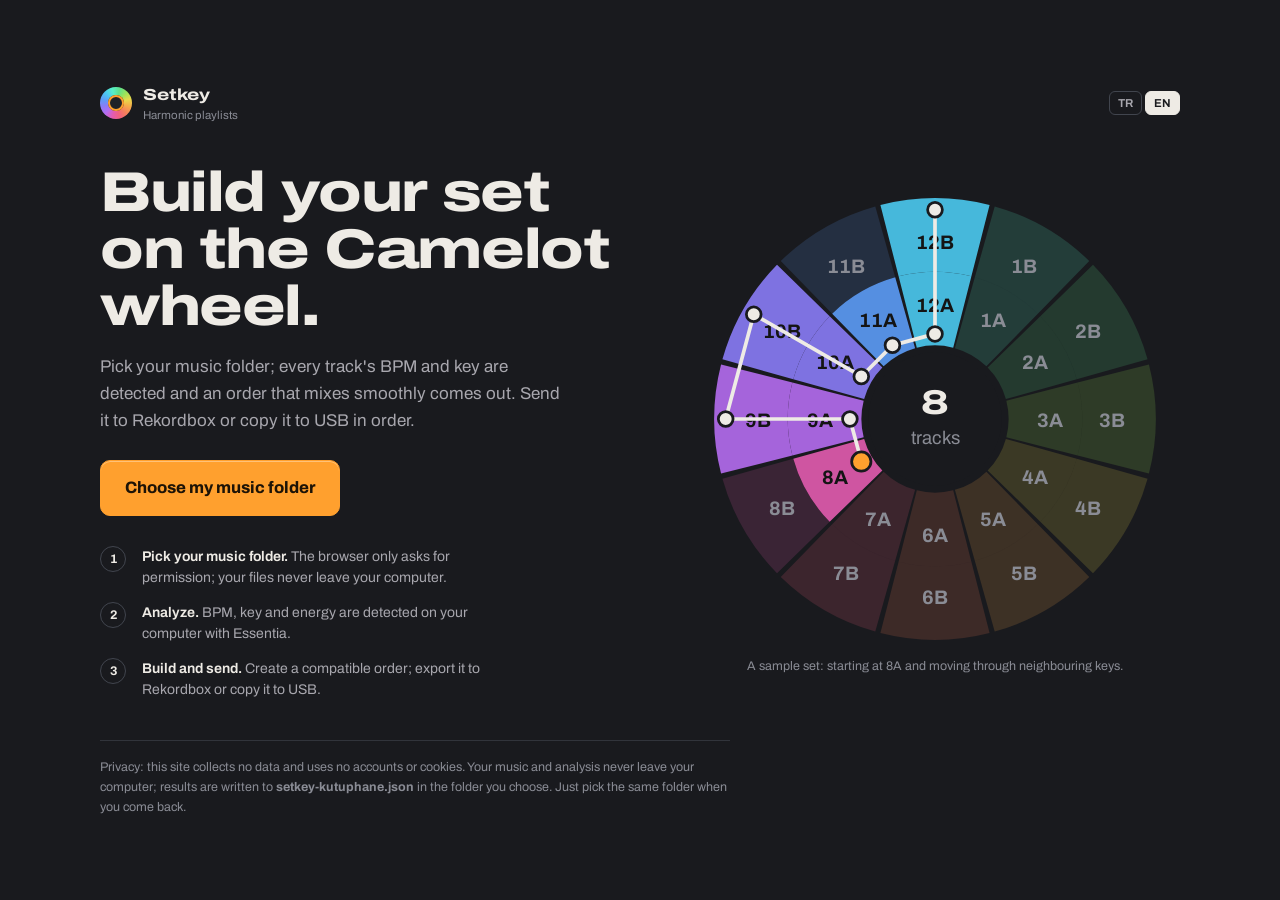
<file: index.html>
<!doctype html>
<html lang="tr">
<head>
<meta charset="utf-8">
<meta name="viewport" content="width=device-width, initial-scale=1">
<title>Setkey — Harmonic playlist builder</title>
<meta name="description" content="Müzik klasörünü analiz et (BPM, ton, Camelot), harmonik playlist oluştur, Rekordbox'a gönder ve USB'ye kopyala. Tamamen tarayıcında çalışır, dosyaların bilgisayarından çıkmaz.">
<link rel="icon" href="data:image/svg+xml,<svg xmlns='http://www.w3.org/2000/svg' viewBox='0 0 32 32'><circle cx='16' cy='16' r='15' fill='%23d4ff3a'/><circle cx='16' cy='16' r='6' fill='%2308090b'/></svg>">
<link rel="preconnect" href="https://fonts.googleapis.com">
<link href="https://fonts.googleapis.com/css2?family=Archivo:wdth,wght@62..125,100..900&display=swap" rel="stylesheet">
<link rel="stylesheet" href="css/style.css">
</head>
<body>

<!-- ════════════ KARŞILAMA ════════════ -->
<div class="welcome" id="welcome">
  <div class="box">
    <div class="topbar">
      <div class="logo" style="padding:0"><div class="logo-mark"></div><div><b>Setkey</b><small data-i18n="tagline">Harmonik playlist</small></div></div>
      <div class="lang" role="group" aria-label="Dil / Language"><button data-lang="tr">TR</button><button data-lang="en">EN</button></div>
    </div>
    <div>
      <h1 data-i18n="w_title">Setini Camelot çarkında kur.</h1>
      <p class="lead" data-i18n="w_lead">Müzik klasörünü seç; her şarkının BPM'i ve tonu bulunur, birbirine uyumlu geçen bir sıra çıkar. Sonucu Rekordbox'a aktarır ya da USB'ye sırasıyla kopyalarsın.</p>
      <div id="w-actions" class="row wrap">
        <button class="btn pri big-btn" id="w-pick" data-i18n="w_pick">Müzik klasörümü seç</button>
        <button class="btn big-btn" id="w-resume" hidden></button>
      </div>
      <div class="unsupported" id="w-unsupported" hidden data-i18n-html="w_unsupported">Bu tarayıcı klasör erişimini desteklemiyor. Lütfen bilgisayarda <b>Google Chrome</b> ya da <b>Microsoft Edge</b> kullan.</div>
      <ol class="steps">
        <li><span class="no">1</span><span><b data-i18n="s1_t">Müzik klasörünü seç.</b> <span data-i18n="s1">Tarayıcı sadece izin ister; dosyalar bilgisayarından çıkmaz.</span></span></li>
        <li><span class="no">2</span><span><b data-i18n="s2_t">Analiz et.</b> <span data-i18n="s2">BPM, ton ve enerji senin bilgisayarında, Essentia ile bulunur.</span></span></li>
        <li><span class="no">3</span><span><b data-i18n="s3_t">Seti kur ve gönder.</b> <span data-i18n="s3">Uyumlu sırayı oluştur; Rekordbox'a aktar ya da USB'ye kopyala.</span></span></li>
      </ol>
    </div>
    <figure class="hero" style="margin:0">
      <svg class="hero-wheel" id="hero-wheel" viewBox="0 0 200 200" role="img" aria-labelledby="hero-cap"></svg>
      <figcaption class="hero-caption" id="hero-cap" data-i18n="hero_cap">Örnek set: 8A'dan başlayıp komşu tonlarla ilerliyor.</figcaption>
    </figure>
    <div class="privacy" data-i18n-html="w_privacy">Gizlilik: Bu site hiçbir veri toplamaz, hesap ya da çerez kullanmaz. Müzik dosyaların ve analiz sonuçların bilgisayarından çıkmaz; sonuçlar seçtiğin klasördeki <b>setkey-kutuphane.json</b> dosyasına yazılır. Geri geldiğinde aynı klasörü seçmen yeterli.</div>
  </div>
</div>

<aside>
  <div class="logo home" id="home-logo" role="button" tabindex="0" data-i18n-title="home_tip" title="Karşılama ekranına dön"><div class="logo-mark"></div><div><b>Setkey</b><small data-i18n="tagline">Harmonik playlist</small></div></div>
  <div class="folder-card">
    <div class="fn">📁 <span id="root-name">—</span></div>
    <div class="fs" id="root-stat"></div>
    <div class="row" style="margin-top:8px;gap:6px">
      <button class="btn sm" id="root-scan" data-i18n="scan_new" title="">⟳ Yeni şarkıları tara</button>
      <button class="btn sm ghost" id="root-change" data-i18n="change">Değiştir</button>
    </div>
  </div>
  <nav id="nav">
    <button data-p="lib"><svg viewBox="0 0 24 24" fill="none" stroke="currentColor" stroke-width="2" stroke-linecap="round"><circle cx="12" cy="12" r="9"/><circle cx="12" cy="12" r="3"/></svg><span data-i18n="nav_lib">Kütüphane</span><span class="badge" id="b-lib" hidden></span></button>
    <button data-p="pl"><svg viewBox="0 0 24 24" fill="none" stroke="currentColor" stroke-width="2" stroke-linecap="round"><path d="M4 6h11M4 12h11M4 18h7M18 8v10m0 0a2 2 0 11-2-2 2 2 0 012 2z"/></svg><span data-i18n="nav_pl">Playlist</span></button>
    <button data-p="cp"><svg viewBox="0 0 24 24" fill="none" stroke="currentColor" stroke-width="2" stroke-linecap="round"><rect x="8" y="3" width="8" height="5" rx="1"/><path d="M6 8h12v10a3 3 0 01-3 3H9a3 3 0 01-3-3z"/></svg><span data-i18n="nav_cp">USB'ye Kopyala</span></button>
    <button data-p="tools"><svg viewBox="0 0 24 24" fill="none" stroke="currentColor" stroke-width="2" stroke-linecap="round"><path d="M14.7 6.3a4 4 0 00-5.4 5.4L3 18l3 3 6.3-6.3a4 4 0 005.4-5.4l-2.6 2.6-2.4-.6-.6-2.4z"/></svg><span data-i18n="nav_tools">Araçlar</span></button>
  </nav>
  <div class="side-foot">
    <div class="side-links">
      <div class="lang" role="group" aria-label="Dil / Language"><button data-lang="tr">TR</button><button data-lang="en">EN</button></div>
      <a href="https://github.com/sacredsan/setkey" id="src-link" target="_blank" rel="noopener" data-i18n="source">Kaynak kodu</a>
      <a href="#" id="about-link" data-i18n="about">Hakkında</a>
    </div>
  </div>
  <audio id="audio" preload="none"></audio>
</aside>

<main>
<!-- ════════════ KÜTÜPHANE ════════════ -->
<section class="page" id="p-lib">
  <div class="ph"><div><h1 data-i18n="nav_lib">Kütüphane</h1><p data-i18n="lib_sub">Klasördeki şarkılar analiz edilir: BPM, ton (Camelot) ve enerji. Analiz edilenler bir daha beklemez.</p></div></div>
  <div class="card">
    <div class="row wrap" style="gap:12px">
      <button class="btn pri" id="lib-go" data-i18n="analyze">Analiz et</button>
      <label class="chk" style="margin-top:0"><input type="checkbox" id="lib-rec" checked> <span data-i18n="subfolders">Alt klasörler dahil</span></label>
      <label class="chk" style="margin-top:0"><input type="checkbox" id="lib-force"> <span data-i18n="reanalyze_all">Hepsini yeniden analiz et</span></label>
      <span class="grow"></span>
      <span class="hint" style="margin:0" id="lib-hint" data-i18n="keep_open">Analiz bu sekmede yapılır; bitene kadar sekmeyi kapatma.</span>
    </div>
    <div id="task-analyze"></div>
  </div>

  <div class="card" style="margin-top:16px" id="rb-card">
    <h3>Rekordbox <span class="pill" id="rb-status" style="text-transform:none;letter-spacing:0">—</span>
      <span class="sp row">
        <button class="btn sm" id="rb-pick" data-i18n="rb_import">XML içe aktar</button>
        <button class="btn sm" id="rb-calib" hidden data-i18n="rb_calib">Ton ayarını kalibre et</button>
        <button class="btn sm pri" id="rb-compare" hidden data-i18n="rb_compare">Analizleri karşılaştır</button>
      </span></h3>
    <div class="cmp" id="rb-sum" hidden style="margin-bottom:10px"></div>
    <div class="hint" style="margin-top:-6px" data-i18n-html="rb_help">Rekordbox'ta <b>Dosya → Koleksiyonu xml formatında dışa aktar</b> de ve dosyayı burada içe aktar. Rekordbox'ın BPM ve tonları kullanılabilir, analizlerimizle karşılaştırılabilir.</div>
    <div class="row wrap" style="gap:18px;margin-top:4px">
      <label class="chk"><input type="checkbox" id="rb-use" checked> <span data-i18n="rb_use">Kütüphanede Rekordbox değerlerini göster</span></label>
      <span class="grow"></span>
      <span style="font-size:12px;color:var(--muted);margin-top:10px" data-i18n="bpm_range" data-i18n-title="bpm_range_tip">BPM aralığım</span>
      <input type="number" id="pref-lo" placeholder="min" style="width:80px;margin-top:10px">
      <input type="number" id="pref-hi" placeholder="max" style="width:80px;margin-top:10px">
      <button class="btn sm" id="pref-save" style="margin-top:10px" data-i18n="apply">Uygula</button>
    </div>
    <div id="rb-result"></div>
  </div>

  <div class="card" style="margin-top:16px">
    <div class="tool">
      <input type="text" id="lib-search" data-i18n-ph="search_ph" placeholder="Ara: şarkı, sanatçı, klasör…">
      <select id="lib-cam" style="max-width:130px"></select>
      <input type="number" id="lib-bmin" placeholder="BPM min" style="max-width:100px">
      <input type="number" id="lib-bmax" placeholder="BPM max" style="max-width:100px">
      <label class="chk" style="margin-top:0"><input type="checkbox" id="lib-low"> <span data-i18n="only_suspect">Sadece şüpheliler</span></label>
      <label class="chk" style="margin-top:0"><input type="checkbox" id="lib-unused"> <span data-i18n="only_unused">Kullanılmamışlar</span></label>
      <button class="btn sm" id="lib-fixfast" hidden></button>
      <span class="grow"></span>
      <span class="pill" id="lib-count"></span>
    </div>
    <div class="tool" id="lib-selbar" hidden>
      <span class="pill"><b id="lib-selc">0</b> <span data-i18n="selected">seçili</span></span>
      <button class="btn sm" id="lib-add" data-i18n="add_to_pl">Playlist'e ekle</button>
      <button class="btn sm" id="lib-start" data-i18n="start_with">Bu şarkıyla başla</button>
      <button class="btn sm" id="lib-half">BPM ½</button>
      <button class="btn sm" id="lib-double">BPM ×2</button>
      <button class="btn sm" id="lib-resetbpm" data-i18n="reset_bpm">BPM'i sıfırla</button>
      <button class="btn sm" id="lib-unuse" data-i18n="unuse">"Kullanıldı" işaretini kaldır</button>
      <button class="btn sm ghost" id="lib-unsel" data-i18n="unselect">Seçimi kaldır</button>
    </div>
    <div class="scroll"><table class="tbl" id="lib-tbl"></table></div>
    <div class="row" id="lib-more-row" style="justify-content:center;margin-top:10px" hidden><button class="btn sm" id="lib-more"></button></div>
    <div class="row" style="margin-top:12px;justify-content:flex-end">
      <button class="btn sm ghost" id="lib-missing" data-i18n="clean_missing">Silinmiş dosyaları temizle</button>
      <button class="btn sm ghost danger" id="lib-clear" data-i18n="reset_lib">Kütüphaneyi sıfırla</button>
    </div>
  </div>
</section>

<!-- ════════════ PLAYLIST ════════════ -->
<section class="page" id="p-pl">
  <div class="ph"><div><h1 data-i18n="nav_pl">Playlist</h1><p data-i18n="pl_sub">Harmonik mix için otomatik sıralama. Sonra sürükleyip bırakarak düzenleyebilirsin.</p></div></div>
  <div class="grid g-side">
    <div class="card" style="align-self:start">
      <h3 data-i18n="create">Oluştur</h3>
      <label class="f" style="margin-top:0" data-i18n="values">Değerler</label>
      <div class="seg" id="pl-src"><button data-v="ours" class="on" data-i18n="src_ours">Bizim analiz</button><button data-v="rb">Rekordbox</button></div>
      <div class="hint" id="src-hint"></div>
      <label class="f" data-i18n="ordering">Sıralama</label>
      <div class="seg" id="pl-mode"><button data-v="smart" class="on" data-i18n="mode_smart">Akıllı</button><button data-v="locked" data-i18n="mode_locked">BPM kilitli</button></div>
      <div class="hint" id="mode-hint"></div>
      <div id="smart-opts">
        <label class="f" data-i18n="energy_flow">Enerji akışı</label>
        <select id="pl-shape">
          <option value="warmup" data-i18n="sh_warmup">Isınma: yavaştan hızlıya</option>
          <option value="peak" data-i18n="sh_peak">Zirve: yüksel, sonda hafif in</option>
          <option value="wave" data-i18n="sh_wave">Dalga: in-çık</option>
          <option value="cooldown" data-i18n="sh_cooldown">Kapanış: hızlıdan yavaşa</option>
          <option value="flat" data-i18n="sh_flat">Sabit</option>
        </select>
        <label class="f" data-i18n="start">Başlangıç</label>
        <select id="pl-start"><option value="slow" data-i18n="st_slow">En yavaş şarkı</option><option value="mid" data-i18n="st_mid">Orta tempo</option><option value="fast" data-i18n="st_fast">En hızlı şarkı</option></select>
        <div id="start-pill" hidden style="margin-top:8px"></div>
      </div>
      <div id="locked-opts" hidden>
        <label class="f"><span data-i18n="band_tol">Bant toleransı</span>: <b id="tol-v" class="mono">2</b> BPM</label>
        <input type="range" id="pl-tol" min="0" max="6" step="0.5" value="2">
        <label class="chk"><input type="checkbox" id="pl-desc"> <span data-i18n="desc">Yüksekten düşüğe</span></label>
      </div>
      <div class="grid" style="grid-template-columns:1fr 1fr;gap:10px">
        <div><label class="f">BPM min</label><input type="number" id="pl-bmin" placeholder="—"></div>
        <div><label class="f">BPM max</label><input type="number" id="pl-bmax" placeholder="—"></div>
      </div>
      <label class="f" data-i18n="count">Şarkı sayısı (boş = hepsi)</label><input type="number" id="pl-len" min="2" placeholder="—">
      <label class="f" data-i18n="only_folder">Sadece bu klasörden</label>
      <select id="pl-folder"></select>
      <label class="chk"><input type="checkbox" id="pl-skipused"> <span data-i18n="skip_used">Daha önce kullanılanları alma</span></label>
      <div class="hint" data-i18n="skip_used_hint">Rekordbox'a gönderdiğin ya da USB'ye kopyaladığın şarkılar "Kullanıldı" olarak işaretlenir.</div>
      <button class="btn pri" id="pl-build" style="width:100%;margin-top:16px" data-i18n="build">Playlist oluştur</button>
      <div class="row" style="margin-top:10px">
        <button class="btn sm grow" id="pl-m3u">M3U</button>
        <button class="btn sm grow" id="pl-csv">CSV</button>
        <button class="btn sm grow" id="pl-rb" data-i18n="to_rb">Rekordbox XML</button>
      </div>
      <button class="btn sm ghost danger" id="pl-empty" style="width:100%;margin-top:8px" data-i18n="empty_pl">Playlist'i boşalt</button>
    </div>
    <div>
      <div class="pl-head">
        <input type="text" id="pl-name" value="Yeni Set">
        <span class="pill" id="pl-srcpill"></span>
      </div>
      <div class="pl-stats">
        <div class="stat score"><svg class="ring" viewBox="0 0 46 46" id="pl-ring"></svg><div><span data-i18n="compat_tr">Uyumlu geçiş</span><b id="pl-score">–</b></div></div>
        <div class="stat"><span data-i18n="tracks_cap">Parça</span><b id="pl-n">0</b></div>
        <div class="stat"><span data-i18n="total_time">Toplam süre</span><b id="pl-dur">0:00</b></div>
        <div class="stat"><span data-i18n="bpm_span">BPM aralığı</span><b id="pl-span">–</b></div>
      </div>
      <div class="viz">
        <div class="card curve"><h3 data-i18n="flow">BPM & enerji akışı</h3><svg id="pl-curve" viewBox="0 0 800 170" preserveAspectRatio="none"></svg></div>
        <div class="card"><h3 data-i18n="wheel">Camelot çarkı</h3><svg id="pl-wheel" viewBox="0 0 200 200"></svg></div>
      </div>
      <div id="pl-list" class="pl-list"></div>
    </div>
  </div>
</section>

<!-- ════════════ KOPYALA ════════════ -->
<section class="page" id="p-cp">
  <div class="ph"><div><h1 data-i18n="nav_cp">USB'ye Kopyala</h1><p data-i18n="cp_sub">Playlist sırasıyla kopyalanır (01 - , 02 - …) ve yanına playlist.m3u yazılır.</p></div></div>
  <div class="grid g2">
    <div class="card">
      <h3 data-i18n="target">Hedef</h3>
      <div class="row"><div class="dest grow" id="cp-dest">—</div><button class="btn" id="cp-pick" data-i18n="choose">Seç</button></div>
      <div class="hint" data-i18n="cp_pick_hint">USB belleği ya da herhangi bir klasörü seç. Tarayıcı bir kez yazma izni ister.</div>
      <label class="f" data-i18n="subfolder">Alt klasör adı (boş = doğrudan hedefe)</label>
      <input type="text" id="cp-sub">
      <label class="chk"><input type="checkbox" id="cp-num" checked> <span data-i18n="numbered">Dosya adlarının başına sıra numarası ekle</span></label>
      <label class="chk"><input type="checkbox" id="cp-m3u" checked> <span data-i18n="write_m3u">playlist.m3u dosyası oluştur</span></label>
      <label class="chk"><input type="checkbox" id="cp-mp3"> <span data-i18n="cp_mp3">WAV'ları MP3'e çevirerek kopyala (320 kbps)</span></label>
    </div>
    <div class="card">
      <h3 data-i18n="summary">Özet</h3>
      <div class="stats" id="cp-sum"></div>
      <button class="btn pri" id="cp-go" style="width:100%;margin-top:16px;padding:13px" data-i18n="start_copy">Kopyalamayı başlat</button>
      <div id="task-copy"></div>
    </div>
  </div>
</section>

<!-- ════════════ ARAÇLAR ════════════ -->
<section class="page" id="p-tools">
  <div class="ph"><div><h1 data-i18n="nav_tools">Araçlar</h1><p data-i18n="tools_sub">Arşiv bakımı. Hiçbir dosya silinmez; kopyalar müzik klasöründeki "_kopyalar" klasörüne taşınır.</p></div></div>
  <div class="card" style="max-width:860px">
    <h3 data-i18n="dup_title">Aynı şarkıları bul</h3>
    <label class="f"><span data-i18n="similarity">Benzerlik eşiği</span>: <b class="mono" id="dup-th-v">85</b>%</label>
    <input type="range" id="dup-th" min="70" max="98" value="85">
    <div class="hint" data-i18n="dup_hint">Düşük = daha çok eşleşme. Birebir aynı dosyalar her zaman bulunur.</div>
    <button class="btn pri" id="dup-go" style="margin-top:12px" data-i18n="scan">Tara</button>
    <div id="task-dup"></div>
    <div id="dup-res"></div>
  </div>
  <div class="card" style="max-width:860px;margin-top:16px">
    <h3>WAV → MP3 <span class="pill" id="wav-count" style="text-transform:none;letter-spacing:0">—</span></h3>
    <div class="hint" data-i18n="wav_hint">Müzik klasöründeki WAV'lar MP3'e çevrilir ve yanına yazılır. WAV dosyaları silinmez. Şarkı adı, sanatçı, BPM ve ton MP3'ün içine yazılır; analiz MP3'e aktarılır, tekrar analiz gerekmez.</div>
    <div class="row wrap" style="margin-top:10px">
      <select id="wav-br" style="max-width:200px"><option value="320" data-i18n="br_320">320 kbps (en iyi)</option><option value="256">256 kbps</option><option value="192">192 kbps</option></select>
      <label class="chk" style="margin-top:0"><input type="checkbox" id="wav-skip" checked> <span data-i18n="wav_skip">MP3'ü zaten olanları atla</span></label>
    </div>
    <button class="btn pri" id="wav-go" style="margin-top:12px" data-i18n="convert">Dönüştür</button>
    <div id="task-wav"></div>
  </div>
</section>
</main>
<!-- Alt çalar çubuğu (CDJ benzeri CUE / PLAY) -->
<div class="deck" id="deck" role="region" aria-label="Player">
  <div class="deck-track"><div class="t" id="pl-t" data-i18n="no_play">Çalan şarkı yok</div><div class="a" id="pl-a" data-i18n="play_hint">Kütüphanede ▶ ile dinle</div></div>
  <div class="deck-ctl">
    <button class="deck-btn cue" id="deck-cue" data-i18n-title="cue_tip" title="CUE: işaret noktasına dön">CUE</button>
    <button class="deck-btn play" id="pl-btn" data-i18n-title="play" title="Çal / duraklat" aria-label="Play / Pause"><svg viewBox="0 0 24 24" fill="currentColor"><path d="M7 4l13 8-13 8z"/></svg></button>
  </div>
  <div class="deck-pos">
    <span class="tm" id="pl-tm">0:00</span>
    <div class="pbar" id="pl-bar" role="slider" aria-label="Position" aria-valuemin="0" aria-valuemax="100" aria-valuenow="0" tabindex="0"><i id="pl-fill" style="width:0"></i><b id="pl-cuemark" hidden></b></div>
    <span class="tm" id="deck-len">0:00</span>
  </div>
  <div class="deck-meta"><span id="deck-key"></span><span class="deck-bpm" id="deck-bpm"></span></div>
</div>
<div id="toasts"></div>
<script type="module" src="js/app.js"></script>
</body>
</html>
</file>
<file: css/style.css>
/* Setkey — "kabin" teması
   Grafit paneller (mikser gövdesi), CUE kehribarı ana eylem, PLAY yeşili uyum,
   ton renkleri Camelot çarkından. Başlıklar cihaz paneli yazısı gibi geniş. */
:root{
  --bg:#191a1e; --s1:#202227; --s2:#272a30; --s3:#30333a; --line:#31343b; --line2:#41454e;
  --text:#eeebe5; --muted:#a8a7ae; --dim:#8a8c95;
  --acc:#ffa02e; --acc-ink:#1d1306; --acc-soft:rgba(255,160,46,.13);
  --good:#5bd27a; --ok:#f2c94c; --bad:#ff6b6b; --info:#6cb4ff;
  --r-panel:12px; --r-ctl:8px; --r-chip:6px;
  --font:"Archivo",system-ui,"Segoe UI",sans-serif;
  --wide:125%;
}
*{box-sizing:border-box}
[hidden]{display:none!important}
html,body{margin:0;height:100%;background:var(--bg);color:var(--text);font-family:var(--font);font-size:14px;line-height:1.45}
body{display:flex;overflow:hidden}
button,input,select,textarea{font:inherit;color:inherit}
.mono,.num,.tm,.pill b,.cam,.n{font-variant-numeric:tabular-nums}
::-webkit-scrollbar{width:10px;height:10px}::-webkit-scrollbar-thumb{background:var(--line2);border-radius:10px;border:2px solid var(--bg)}
:focus-visible{outline:2px solid var(--acc);outline-offset:2px;border-radius:4px}
h1,h2,h3{font-stretch:var(--wide)}

/* ── Kenar çubuğu ── */
aside{width:244px;flex:none;background:var(--s1);border-right:1px solid var(--line);display:flex;flex-direction:column;padding:18px 14px}
.logo{display:flex;align-items:center;gap:11px;padding:4px 6px 18px}
.logo-mark{width:32px;height:32px;border-radius:50%;flex:none;background:conic-gradient(from -15deg,#56f0c8,#5fe08a,#9be35a,#e8d84a,#f6a94a,#f57f5b,#f2617d,#e45bb0,#b56cf0,#8a7cf7,#5d9cf7,#4cc9f0,#56f0c8);position:relative}
.logo-mark:after{content:"";position:absolute;inset:8px;border-radius:50%;background:var(--s1);box-shadow:inset 0 0 0 2px var(--acc)}
.logo b{display:block;font-size:16px;font-weight:750;font-stretch:var(--wide);letter-spacing:-.01em}
.logo small{display:block;color:var(--dim);font-size:11.5px;margin-top:1px}
.folder-card{background:var(--s2);border:1px solid var(--line);border-radius:var(--r-panel);padding:12px;margin-bottom:12px}
.folder-card .fn{font-weight:650;font-size:13.5px;white-space:nowrap;overflow:hidden;text-overflow:ellipsis}
.folder-card .fs{font-size:12px;color:var(--muted);margin-top:2px}
.folder-card .row{flex-wrap:wrap}
nav{display:flex;flex-direction:column;gap:2px}
nav button{display:flex;align-items:center;gap:11px;padding:10px 11px;border:0;background:none;border-radius:var(--r-ctl);color:var(--muted);cursor:pointer;text-align:left;font-weight:550;position:relative}
nav button:hover{background:var(--s2);color:var(--text)}
nav button.on{background:var(--s2);color:var(--text)}
nav button.on:before{content:"";position:absolute;left:-14px;top:8px;bottom:8px;width:3px;border-radius:0 3px 3px 0;background:var(--acc)}
nav svg{width:18px;height:18px;flex:none}
nav .badge{margin-left:auto;font-size:11px;background:var(--s3);color:var(--text);border-radius:20px;padding:1px 8px;font-weight:650;font-variant-numeric:tabular-nums}
.side-foot{margin-top:auto}
.player{background:var(--s2);border:1px solid var(--line);border-radius:var(--r-panel);padding:12px}
.player .t{font-size:13px;font-weight:650;white-space:nowrap;overflow:hidden;text-overflow:ellipsis}
.player .a{font-size:12px;color:var(--muted);white-space:nowrap;overflow:hidden;text-overflow:ellipsis;margin-top:2px}
.player .a span+span{margin-left:8px}
.player .row{display:flex;align-items:center;gap:8px;margin-top:10px}
.pbar{flex:1;height:4px;background:var(--line2);border-radius:4px;cursor:pointer;position:relative}
.pbar i{position:absolute;left:0;top:0;bottom:0;background:var(--good);border-radius:4px}
.player .tm{font-size:11.5px;color:var(--dim)}
.side-links{display:flex;gap:12px;flex-wrap:wrap;align-items:center;font-size:12px;padding:10px 4px 0}
.side-links a{color:var(--dim);text-decoration:none}.side-links a:hover{color:var(--text)}
.lang{display:flex;gap:3px}
.lang button{border:1px solid var(--line2);background:none;color:var(--muted);border-radius:var(--r-chip);padding:3px 8px;font-size:11.5px;cursor:pointer;font-weight:650}
.lang button.on{background:var(--text);color:var(--bg);border-color:var(--text)}

/* ── Ana alan ── */
main{flex:1;overflow:auto;padding:30px 36px 64px}
.page{display:none;max-width:1320px;margin:0 auto}
.page.on{display:block}
.ph{margin-bottom:22px}
.ph h1{margin:0;font-size:30px;font-weight:750;letter-spacing:-.015em;line-height:1.1}
.ph p{margin:6px 0 0;color:var(--muted);max-width:70ch}
.grid{display:grid;gap:16px}
.g2{grid-template-columns:1fr 1fr}
.g-side{grid-template-columns:330px minmax(0,1fr)}
.card{background:var(--s1);border:1px solid var(--line);border-radius:var(--r-panel);padding:18px}
.card h3{margin:0 0 14px;font-size:15px;font-weight:700;color:var(--text);display:flex;align-items:center;gap:10px;flex-wrap:wrap}
.card h3 .sp{margin-left:auto}
label.f{display:block;font-size:12.5px;color:var(--muted);margin:13px 0 6px;font-weight:550}
input[type=text],input[type=number],select,textarea{width:100%;background:var(--s2);border:1px solid var(--line2);border-radius:var(--r-ctl);padding:10px 12px;outline:none;transition:border-color .15s}
input:focus,select:focus,textarea:focus{border-color:var(--acc)}
.btn{display:inline-flex;align-items:center;justify-content:center;gap:8px;border:1px solid var(--line2);background:var(--s2);border-radius:var(--r-ctl);padding:9px 14px;cursor:pointer;font-weight:600;white-space:nowrap;transition:border-color .15s,background .15s}
.btn:hover{border-color:var(--dim);background:var(--s3)}
.btn:disabled{opacity:.45;cursor:not-allowed}
.btn.pri{background:var(--acc);border-color:var(--acc);color:var(--acc-ink);font-weight:750;box-shadow:inset 0 1px 0 rgba(255,255,255,.35)}
.btn.pri:hover{background:#ffb04f;border-color:#ffb04f}
.btn.ghost{background:none;border-color:transparent;color:var(--muted)}
.btn.ghost:hover{color:var(--text);background:var(--s2)}
.btn.sm{padding:6px 11px;font-size:13px}
.btn.danger:hover{border-color:var(--bad);color:var(--bad)}
.row{display:flex;gap:10px;align-items:center}
.row.wrap{flex-wrap:wrap}
.grow{flex:1}
.seg{display:flex;background:var(--s2);border:1px solid var(--line2);border-radius:var(--r-ctl);padding:3px}
.seg button{flex:1;border:0;background:none;border-radius:6px;padding:8px 10px;cursor:pointer;color:var(--muted);font-weight:600}
.seg button.on{background:var(--s3);color:var(--text);box-shadow:inset 0 0 0 1px var(--line2)}
.chk{display:flex;align-items:center;gap:8px;cursor:pointer;color:var(--muted);font-size:13.5px;margin-top:10px;user-select:none}
.chk input{accent-color:var(--acc);width:16px;height:16px}
input[type=range]{width:100%;accent-color:var(--acc)}
.hint{font-size:12.5px;color:var(--dim);margin-top:8px;line-height:1.55}
.pill{display:inline-flex;align-items:center;gap:6px;border-radius:20px;padding:3px 10px;font-size:12.5px;background:var(--s2);border:1px solid var(--line2);color:var(--muted)}
.pill b{color:var(--text);font-weight:650}
.empty{padding:48px 20px;text-align:center;color:var(--dim)}
.stats{display:flex;gap:8px;flex-wrap:wrap}

/* ── Tablo ── */
.scroll{max-height:calc(100vh - 330px);overflow:auto;border-radius:var(--r-ctl)}
.tbl{width:100%;border-collapse:collapse}
.tbl th{position:sticky;top:0;z-index:1;background:var(--s1);text-align:left;font-size:12px;color:var(--dim);font-weight:650;padding:10px;border-bottom:1px solid var(--line);cursor:pointer;user-select:none;white-space:nowrap}
.tbl th:hover{color:var(--text)}
.tbl td{padding:8px 10px;border-bottom:1px solid var(--line);vertical-align:middle}
.tbl tr:hover td{background:rgba(255,255,255,.02)}
.tbl tr.sel td{background:var(--acc-soft)}
.tbl .num{text-align:right;white-space:nowrap}
.tt2{font-weight:600;max-width:440px;white-space:nowrap;overflow:hidden;text-overflow:ellipsis}
.ar{font-size:12.5px;color:var(--muted);max-width:440px;white-space:nowrap;overflow:hidden;text-overflow:ellipsis}
.cam{display:inline-block;min-width:38px;text-align:center;font-weight:700;font-size:12px;padding:3px 7px;border-radius:5px;color:#111}
.cam.none{background:var(--s3);color:var(--dim)}
.en{display:flex;gap:2px;align-items:flex-end;height:14px}
.en i{width:4px;background:var(--line2);border-radius:1px}
.en i.on{background:var(--good)}
.playbtn{width:30px;height:30px;border-radius:50%;border:1px solid var(--line2);background:var(--s2);cursor:pointer;display:grid;place-items:center;flex:none;color:var(--text)}
.playbtn:hover{border-color:var(--good);color:var(--good)}
.playbtn svg{width:12px;height:12px}
.playbtn.on{background:var(--good);color:#0d1f12;border-color:var(--good)}
.tool{display:flex;gap:10px;align-items:center;flex-wrap:wrap;margin-bottom:12px}
.tool input[type=text]{max-width:300px}
.src{display:inline-block;font-size:10px;font-weight:700;padding:1px 5px;border-radius:4px;margin-left:6px;vertical-align:middle}
.src.rekordbox{background:rgba(108,180,255,.16);color:#8cc4ff}.src.essentia{background:var(--acc-soft);color:var(--acc)}

/* ── Görev paneli ── */
.task{margin-top:14px;background:var(--s2);border:1px solid var(--line);border-radius:var(--r-ctl);padding:12px}
.task .top{display:flex;justify-content:space-between;align-items:center;font-size:13.5px;margin-bottom:8px;gap:10px}
.prog{height:6px;background:var(--s3);border-radius:6px;overflow:hidden}
.prog i{display:block;height:100%;background:var(--acc);border-radius:6px;transition:width .3s}
.log{font-variant-numeric:tabular-nums;font-size:12px;color:var(--muted);max-height:190px;overflow:auto;margin-top:10px;line-height:1.7;white-space:pre-wrap;word-break:break-word}
.log .error{color:var(--bad)}
.spin{width:14px;height:14px;border:2px solid currentColor;border-right-color:transparent;border-radius:50%;animation:rot .7s linear infinite;display:inline-block;vertical-align:-2px}
@keyframes rot{to{transform:rotate(360deg)}}

/* ── Playlist ── */
.pl-head{display:flex;align-items:center;gap:10px;flex-wrap:wrap;margin-bottom:14px}
.pl-head input{max-width:280px;font-weight:700;font-size:18px;font-stretch:var(--wide);background:none;border-color:transparent;padding:6px 8px}
.pl-head input:hover{border-color:var(--line2)}
.score{display:flex;align-items:center;gap:10px}
.ring{width:46px;height:46px}
.viz{display:grid;grid-template-columns:minmax(0,1fr) 240px;gap:16px;margin-bottom:16px}
.viz .card{padding:14px}
.curve svg{width:100%;height:170px;display:block}
.pl-list{display:flex;flex-direction:column}
.pl-item{display:grid;grid-template-columns:26px 32px minmax(0,1fr) 62px 50px 56px 48px 28px;gap:10px;align-items:center;padding:8px 10px;border-radius:var(--r-ctl);background:var(--s1);border:1px solid var(--line);cursor:grab}
.pl-item:hover{border-color:var(--line2)}
.pl-item.drag{opacity:.4}
.pl-item.over{border-color:var(--acc)}
.pl-item .n{color:var(--dim);font-size:12.5px;text-align:right}
.trans{display:flex;align-items:center;gap:8px;padding:3px 0 3px 50px;font-size:12px;color:var(--dim);min-height:24px}
.trans i{width:8px;height:8px;border-radius:50%;flex:none}
.trans.good i{background:var(--good)}.trans.ok i{background:var(--ok)}.trans.bad i{background:var(--bad)}
.trans.bad{color:#e4a0a0}
.x{border:0;background:none;color:var(--dim);cursor:pointer;font-size:18px;line-height:1;padding:2px 6px;border-radius:5px}
.x:hover{color:var(--bad)}
.fchip{padding:3px 4px 3px 10px}.fchip .fname{color:var(--text)}

/* ── Kopyalama / Araçlar ── */
.dest{font-size:13px;background:var(--s2);border:1px dashed var(--line2);border-radius:var(--r-ctl);padding:11px 12px;color:var(--muted);word-break:break-all}
.dest.set{color:var(--text);border-style:solid}
.dgroup{border:1px solid var(--line);border-radius:var(--r-ctl);margin-top:10px;overflow:hidden}
.dgroup .gh{padding:8px 12px;background:var(--s2);font-size:12.5px;color:var(--muted);display:flex;gap:8px;align-items:center}
.ditem{display:flex;gap:10px;align-items:center;padding:7px 12px;border-top:1px solid var(--line);font-size:13px}
.ditem input{accent-color:var(--bad)}
.ditem .p{flex:1;font-size:12.5px;color:var(--muted);word-break:break-all}
.tag{font-size:11px;padding:2px 7px;border-radius:5px;font-weight:650}
.tag.ex{background:rgba(255,107,107,.15);color:var(--bad)}.tag.sim{background:rgba(242,201,76,.14);color:var(--ok)}
.cmp{display:grid;grid-template-columns:repeat(auto-fill,minmax(150px,1fr));gap:10px;margin-top:14px}
.cmp .k{background:var(--s2);border:1px solid var(--line);border-radius:var(--r-ctl);padding:10px 12px}
.cmp .k b{display:block;font-size:24px;font-weight:750;font-stretch:var(--wide);margin-top:2px;font-variant-numeric:tabular-nums}
.cmp .k span{font-size:12px;color:var(--muted)}

/* ── Bildirimler ── */
#toasts{position:fixed;right:20px;bottom:20px;display:flex;flex-direction:column;gap:8px;z-index:99;max-width:calc(100vw - 40px)}
.toast{background:var(--s3);border:1px solid var(--line2);border-left:3px solid var(--good);padding:11px 14px;border-radius:var(--r-ctl);max-width:440px;box-shadow:0 12px 30px rgba(0,0,0,.45)}
.toast.err{border-left-color:var(--bad)}

/* ── Karşılama ── */
.welcome{position:fixed;inset:0;z-index:50;background:var(--bg);overflow:auto;display:flex;align-items:center;justify-content:center;padding:32px 24px}
.welcome .box{max-width:1080px;width:100%;display:grid;grid-template-columns:minmax(0,1.05fr) minmax(0,.95fr);gap:40px 48px;align-items:center}
.welcome .topbar{grid-column:1/-1;display:flex;justify-content:space-between;align-items:center}
.welcome h1{font-size:clamp(34px,4.6vw,56px);line-height:1.02;margin:0 0 18px;font-weight:800;font-stretch:var(--wide);letter-spacing:-.025em}
.welcome p.lead{color:var(--muted);font-size:17px;line-height:1.6;margin:0 0 26px;max-width:46ch}
.welcome .big-btn{font-size:16.5px;padding:15px 24px;border-radius:10px}
.steps{list-style:none;margin:30px 0 0;padding:0;display:grid;gap:14px;max-width:48ch}
.steps li{display:grid;grid-template-columns:30px 1fr;gap:12px;align-items:start;color:var(--muted);font-size:14px;line-height:1.5}
.steps li b{color:var(--text);font-weight:650}
.steps .no{width:26px;height:26px;border-radius:50%;border:1px solid var(--line2);display:grid;place-items:center;font-size:12.5px;font-weight:700;color:var(--text);font-variant-numeric:tabular-nums}
.privacy{grid-column:1/-1;font-size:12.5px;color:var(--dim);line-height:1.6;border-top:1px solid var(--line);padding-top:16px;max-width:90ch}
.hero{justify-self:center;width:100%;max-width:460px}
.hero-wheel{width:100%;aspect-ratio:1;display:block}
.hero-wheel .path{fill:none;stroke:var(--text);stroke-width:1.6;stroke-linecap:round;stroke-linejoin:round;stroke-dasharray:var(--len);stroke-dashoffset:var(--len);animation:draw 3.2s .5s cubic-bezier(.45,.05,.3,1) forwards}
.hero-wheel .stop{opacity:0;animation:pop .35s forwards;transform-box:fill-box;transform-origin:center}
@keyframes draw{to{stroke-dashoffset:0}}
@keyframes pop{from{opacity:0;transform:scale(.4)}to{opacity:1;transform:scale(1)}}
.hero-caption{text-align:center;color:var(--dim);font-size:12.5px;margin-top:8px}
.unsupported{border:1px solid rgba(255,107,107,.4);background:rgba(255,107,107,.08);color:#f6c2c2;border-radius:var(--r-ctl);padding:14px;margin-top:16px;line-height:1.55;font-size:14px;max-width:52ch}

/* ── Hareket azaltma ── */
@media (prefers-reduced-motion:reduce){
  *{animation-duration:.01ms!important;animation-delay:0s!important;transition:none!important}
  .hero-wheel .path{stroke-dashoffset:0}
  .hero-wheel .stop{opacity:1}
}

/* ── Dar ekran ── */
@media (max-width:1100px){.g-side,.g2,.viz{grid-template-columns:minmax(0,1fr)}}
@media (max-width:900px){
  body{flex-direction:column;overflow:auto}
  aside{width:auto;border-right:0;border-bottom:1px solid var(--line);padding:10px 14px;position:sticky;top:0;z-index:20;display:grid;grid-template-columns:auto minmax(0,1fr);gap:8px 12px;align-items:center}
  aside .logo{padding:0}
  aside .logo small{display:none}
  .folder-card{margin:0;padding:6px 10px;display:flex;align-items:center;gap:10px;min-width:0}
  .folder-card .fs{display:none}
  .folder-card .fn{flex:1;min-width:0}
  .folder-card .row{margin:0!important;flex-wrap:nowrap}
  #root-change{display:none}
  nav{grid-column:1/-1;flex-direction:row;overflow-x:auto;gap:4px;padding-bottom:2px}
  nav button{flex:none;padding:8px 12px}
  nav button.on:before{left:10px;right:10px;top:auto;bottom:0;width:auto;height:2px;border-radius:2px}
  .side-foot{display:none}
  main{overflow:visible;padding:20px 14px 60px}
  .welcome{align-items:flex-start}
  .welcome .box{grid-template-columns:minmax(0,1fr);gap:24px}
  .hero{max-width:280px}
  .pl-item{grid-template-columns:22px 30px minmax(0,1fr) 52px 44px 26px}
  .pl-item .en,.pl-item .dur{display:none}
  .trans{padding-left:38px}
  .scroll{max-height:none}
  .tbl th:nth-child(6),.tbl td:nth-child(6){display:none}
}

/* ── Alt çalar çubuğu (CDJ: CUE kehribar, PLAY yeşil halka) ── */
body{padding-bottom:0}
main{padding-bottom:110px}
.deck{position:fixed;left:244px;right:0;bottom:0;z-index:30;display:grid;grid-template-columns:minmax(0,1fr) auto minmax(0,2fr) auto;gap:18px;align-items:center;padding:10px 24px;background:var(--s1);border-top:1px solid var(--line)}
.deck-track{min-width:0}
.deck-track .t{font-weight:650;font-size:13.5px;white-space:nowrap;overflow:hidden;text-overflow:ellipsis}
.deck-track .a{font-size:12px;color:var(--muted);white-space:nowrap;overflow:hidden;text-overflow:ellipsis}
.deck-track .a span+span{margin-left:8px}
.deck-ctl{display:flex;gap:10px}
.deck-btn{width:46px;height:46px;border-radius:50%;background:var(--s2);cursor:pointer;display:grid;place-items:center;font-weight:800;font-size:11.5px;font-stretch:var(--wide);letter-spacing:.02em}
.deck-btn.cue{border:2px solid var(--acc);color:var(--acc)}
.deck-btn.cue:hover{background:var(--acc-soft)}
.deck-btn.play{border:2px solid var(--good);color:var(--good)}
.deck-btn.play:hover{background:rgba(91,210,122,.12)}
.deck-btn.play.on{background:var(--good);color:#0d1f12}
.deck-btn svg{width:16px;height:16px}
.deck-pos{display:flex;align-items:center;gap:10px;min-width:0}
.deck-pos .pbar{height:6px}
.deck-pos .pbar b{position:absolute;top:-4px;width:2px;height:14px;background:var(--acc);border-radius:1px}
.deck-meta{display:flex;align-items:center;gap:10px;white-space:nowrap}
.deck-bpm{font-weight:750;font-stretch:var(--wide);font-variant-numeric:tabular-nums}

/* ── Playlist özet şeridi ── */
.pl-stats{display:grid;grid-template-columns:1.3fr 1fr 1fr 1fr;gap:1px;background:var(--line);border:1px solid var(--line);border-radius:var(--r-panel);overflow:hidden;margin-bottom:16px}
.pl-stats .stat{background:var(--s1);padding:12px 16px;display:flex;flex-direction:column;justify-content:center;gap:2px}
.pl-stats .stat.score{flex-direction:row;align-items:center;gap:12px}
.pl-stats .stat span{font-size:12px;color:var(--muted)}
.pl-stats .stat b{font-size:22px;font-weight:750;font-stretch:var(--wide);font-variant-numeric:tabular-nums;line-height:1.15}
.pl-stats .stat.score b span{font-size:13px}
.trans .k{font-weight:650;color:var(--muted)}

/* ── Kütüphane: satır içi ½ / ×2 ve şüpheli etiketi ── */
.rowbtns{display:inline-flex;gap:3px;margin-right:6px;opacity:0;transition:opacity .12s}
.tbl tr:hover .rowbtns,.tbl tr:focus-within .rowbtns{opacity:1}
.rowbtns button{border:1px solid var(--line2);background:var(--s2);border-radius:5px;font-size:11px;padding:1px 5px;cursor:pointer;color:var(--muted)}
.rowbtns button:hover{color:var(--text);border-color:var(--dim)}
.flag{display:inline-block;font-size:11px;font-weight:650;padding:1px 6px;border-radius:5px;background:rgba(242,201,76,.14);color:var(--ok);margin-left:6px;cursor:help;vertical-align:middle}
.rbsum{display:inline-flex;gap:6px;flex-wrap:wrap}

@media (max-width:900px){
  .deck{left:0;grid-template-columns:minmax(0,1fr) auto;padding:8px 14px;gap:10px}
  .deck-pos{grid-column:1/-1;order:3}
  .deck-meta{display:none}
  .deck-btn{width:40px;height:40px}
  .pl-stats{grid-template-columns:1fr 1fr}
  main{padding-bottom:130px}
}
#toasts{bottom:92px !important}
.pl-stats .stat.score>div{display:flex;flex-direction:column;gap:2px}
@media (max-width:900px){#toasts{bottom:120px !important}}
.logo.home{cursor:pointer;border-radius:8px}
.logo.home:hover b{color:var(--acc)}
/* "Bunun yerine" önerileri */
.pl-item{grid-template-columns:26px 32px minmax(0,1fr) 62px 50px 56px 48px 28px 28px}
.pl-item .swap{font-size:14px}
.alts{margin:4px 0 8px 36px;padding:10px 12px;border:1px solid var(--acc);border-radius:var(--r-ctl);background:var(--s2)}
.alts-h{font-size:12.5px;color:var(--muted);margin-bottom:6px}
.alt{display:grid;grid-template-columns:32px minmax(0,1fr) 54px 46px auto;gap:10px;align-items:center;padding:5px 0;border-top:1px solid var(--line)}
.alt:first-of-type{border-top:0}
@media (max-width:900px){
  .pl-item{grid-template-columns:22px 30px minmax(0,1fr) 52px 44px 26px 26px}
  .alts{margin-left:0}
  .alt{grid-template-columns:30px minmax(0,1fr) 44px auto}
  .alt .mono{display:none}
}
/* Kullanıldı etiketi */
.usedtag{display:inline-block;font-size:10.5px;font-weight:650;padding:1px 6px;border-radius:5px;background:rgba(108,180,255,.14);color:var(--info);margin-left:8px;vertical-align:middle;cursor:help}
</file>
